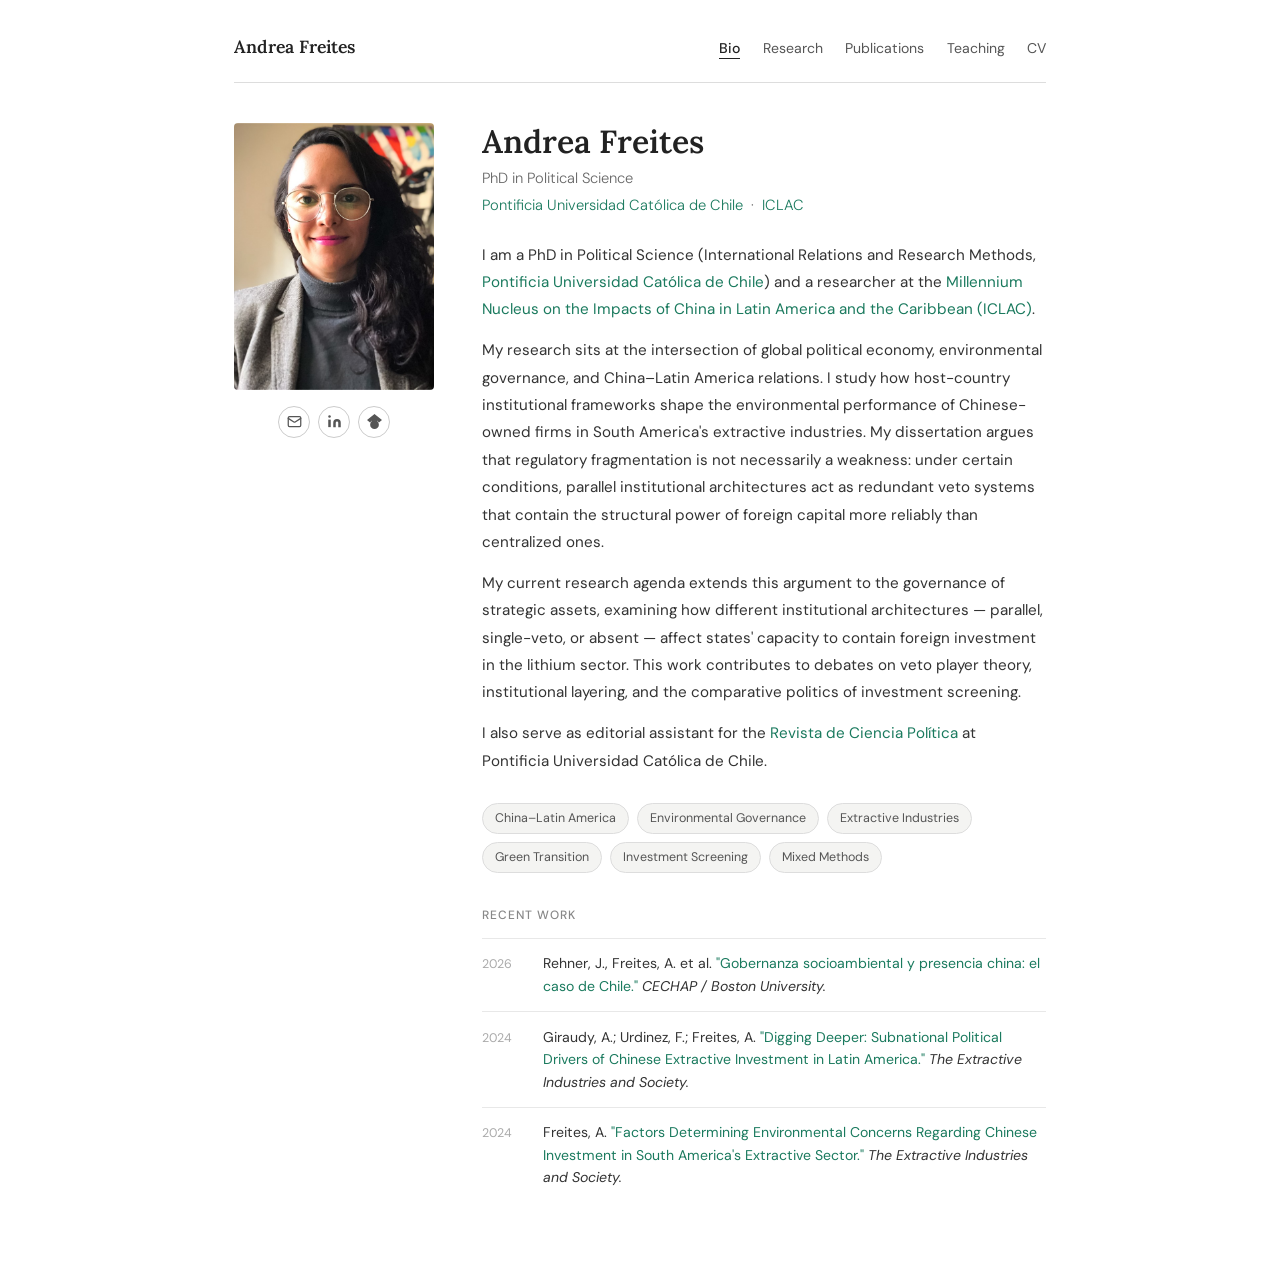
<file: index.html>
<!DOCTYPE html>
<html lang="en">
<head>
  <meta charset="UTF-8">
  <meta name="viewport" content="width=device-width, initial-scale=1.0">
  <title>Andrea Freites</title>
  <link rel="preconnect" href="https://fonts.googleapis.com">
  <link rel="preconnect" href="https://fonts.gstatic.com" crossorigin>
  <link href="https://fonts.googleapis.com/css2?family=Lora:ital,wght@0,400;0,600;1,400&family=DM+Sans:wght@300;400;500&display=swap" rel="stylesheet">
  <style>
    *, *::before, *::after { box-sizing: border-box; margin: 0; padding: 0; }

    body {
      font-family: 'DM Sans', sans-serif;
      font-size: 1rem;
      line-height: 1.7;
      color: #222;
      background: #fff;
    }

    .page-wrap {
      max-width: 860px;
      margin: 0 auto;
      padding: 2rem 1.5rem 4rem;
    }

    nav {
      display: flex;
      align-items: baseline;
      justify-content: space-between;
      padding-bottom: 1.25rem;
      border-bottom: 1px solid #ddd;
      margin-bottom: 2.5rem;
      flex-wrap: wrap;
      gap: 0.75rem;
    }

    .nav-name {
      font-family: 'Lora', serif;
      font-size: 1.1rem;
      font-weight: 600;
      color: #222;
      text-decoration: none;
    }

    .nav-links {
      display: flex;
      gap: 1.4rem;
      font-size: 0.88rem;
      list-style: none;
    }

    .nav-links a { color: #555; text-decoration: none; }
    .nav-links a:hover { color: #222; }
    .nav-links a.active {
      color: #222;
      font-weight: 500;
      border-bottom: 1.5px solid #222;
      padding-bottom: 1px;
    }

    .main-grid {
      display: grid;
      grid-template-columns: 200px 1fr;
      gap: 3rem;
      align-items: start;
    }

    .photo-col img {
      width: 100%;
      aspect-ratio: 3 / 4;
      object-fit: cover;
      border-radius: 4px;
      display: block;
    }

    .photo-icons {
      display: flex;
      gap: 8px;
      justify-content: center;
      margin-top: 1rem;
    }

    .text-col h1 {
      font-family: 'Lora', serif;
      font-size: 2rem;
      font-weight: 600;
      line-height: 1.2;
      margin-bottom: 0.3rem;
      color: #222;
    }

    .subtitle {
      font-size: 0.92rem;
      color: #666;
      font-weight: 300;
      margin-bottom: 0.1rem;
    }

    .institution {
      font-size: 0.92rem;
      color: #666;
      font-weight: 300;
      margin-bottom: 1.5rem;
    }

    .institution a { color: #1a7a5e; text-decoration: none; }
    .institution a:hover { text-decoration: underline; }

    .bio { margin-bottom: 1.75rem; }

    .bio p {
      font-size: 0.95rem;
      line-height: 1.8;
      color: #333;
      margin-bottom: 0.85rem;
    }

    .bio a { color: #1a7a5e; text-decoration: none; }
    .bio a:hover { text-decoration: underline; }

    .tags {
      display: flex;
      flex-wrap: wrap;
      gap: 8px;
      margin-bottom: 2rem;
    }

    .tag {
      font-size: 0.78rem;
      padding: 4px 12px;
      border-radius: 20px;
      background: #f4f4f2;
      color: #555;
      border: 0.5px solid #ddd;
    }

    .recent-label {
      font-size: 0.75rem;
      font-weight: 500;
      text-transform: uppercase;
      letter-spacing: 0.08em;
      color: #888;
      margin-bottom: 0.75rem;
    }

    .news-item {
      display: flex;
      gap: 1rem;
      align-items: baseline;
      padding: 0.85rem 0;
      border-top: 0.5px solid #e8e8e8;
    }

    .news-date {
      font-size: 0.78rem;
      color: #aaa;
      white-space: nowrap;
      min-width: 2.8rem;
    }

    .news-text {
      font-size: 0.88rem;
      line-height: 1.6;
      color: #333;
    }

    .news-text em { font-style: italic; }
    .news-text a { color: #1a7a5e; text-decoration: none; }
    .news-text a:hover { text-decoration: underline; }

    .footer-icon {
      display: inline-flex;
      align-items: center;
      justify-content: center;
      width: 32px;
      height: 32px;
      border-radius: 50%;
      border: 1px solid #ccc;
      color: #555;
      text-decoration: none;
      transition: border-color 0.2s, color 0.2s;
    }

    .footer-icon:hover {
      border-color: #1a7a5e;
      color: #1a7a5e;
    }

    @media (max-width: 620px) {
      .main-grid { grid-template-columns: 1fr; gap: 1.5rem; }
      .photo-col img { width: 140px; aspect-ratio: 1 / 1; border-radius: 50%; }
      .photo-icons { justify-content: flex-start; }
      nav { flex-direction: column; align-items: flex-start; }
    }
  </style>
</head>
<body>
<div class="page-wrap">

  <nav>
    <a href="index.html" class="nav-name">Andrea Freites</a>
    <ul class="nav-links">
      <li><a href="index.html" class="active">Bio</a></li>
      <li><a href="research.html">Research</a></li>
      <li><a href="publications.html">Publications</a></li>
      <li><a href="teaching.html">Teaching</a></li>
      <li><a href="cv.html">CV</a></li>
    </ul>
  </nav>

  <div class="main-grid">

    <div class="photo-col">
      <img src="assets/fotoaf.jpg" alt="Andrea Freites">
      <div class="photo-icons">
        <a href="mailto:apfreites@uc.cl" title="Email" class="footer-icon">
          <svg xmlns="http://www.w3.org/2000/svg" width="15" height="15" viewBox="0 0 24 24" fill="none" stroke="currentColor" stroke-width="2" stroke-linecap="round" stroke-linejoin="round"><rect x="2" y="4" width="20" height="16" rx="2"/><path d="m22 7-8.97 5.7a1.94 1.94 0 0 1-2.06 0L2 7"/></svg>
        </a>
        <a href="https://www.linkedin.com/in/andrea-p-a-freites-h-539843b3/" target="_blank" rel="noopener noreferrer" title="LinkedIn" class="footer-icon">
          <svg xmlns="http://www.w3.org/2000/svg" width="15" height="15" viewBox="0 0 24 24" fill="currentColor"><path d="M16 8a6 6 0 0 1 6 6v7h-4v-7a2 2 0 0 0-2-2 2 2 0 0 0-2 2v7h-4v-7a6 6 0 0 1 6-6z"/><rect x="2" y="9" width="4" height="12"/><circle cx="4" cy="4" r="2"/></svg>
        </a>
        <a href="https://scholar.google.com/citations?user=FX0-ZZYAAAAJ&hl=es" target="_blank" rel="noopener noreferrer" title="Google Scholar" class="footer-icon">
          <svg xmlns="http://www.w3.org/2000/svg" width="15" height="15" viewBox="0 0 24 24" fill="currentColor"><path d="M12 24a7 7 0 1 1 0-14 7 7 0 0 1 0 14zm0-24L0 9.5l4.838 3.94A8 8 0 0 1 12 10a8 8 0 0 1 7.162 3.44L24 9.5z"/></svg>
        </a>
      </div>
    </div>

    <div class="text-col">
      <h1>Andrea Freites</h1>
      <p class="subtitle">PhD in Political Science</p>
      <p class="institution">
        <a href="https://cienciapolitica.uc.cl" target="_blank" rel="noopener noreferrer">Pontificia Universidad Católica de Chile</a>
        &nbsp;·&nbsp;
        <a href="https://iclac.cl/eng/" target="_blank" rel="noopener noreferrer">ICLAC</a>
      </p>

      <div class="bio">
        <p>
          I am a PhD in Political Science (International Relations and Research Methods,
          <a href="https://cienciapolitica.uc.cl" target="_blank" rel="noopener noreferrer">Pontificia Universidad Católica de Chile</a>)
          and a researcher at the
          <a href="https://iclac.cl/eng/" target="_blank" rel="noopener noreferrer">Millennium Nucleus on the Impacts of China
          in Latin America and the Caribbean (ICLAC)</a>.
        </p>
        <p>
          My research sits at the intersection of global political economy, environmental governance,
          and China–Latin America relations. I study how host-country institutional frameworks shape
          the environmental performance of Chinese-owned firms in South America's extractive industries.
          My dissertation argues that regulatory fragmentation is not necessarily a weakness: under
          certain conditions, parallel institutional architectures act as redundant veto systems that
          contain the structural power of foreign capital more reliably than centralized ones.
        </p>
        <p>
          My current research agenda extends this argument to the governance of strategic assets,
          examining how different institutional architectures — parallel, single-veto, or absent —
          affect states' capacity to contain foreign investment in the lithium sector. This work
          contributes to debates on veto player theory, institutional layering, and the comparative
          politics of investment screening.
        </p>
        <p>
          I also serve as editorial assistant for the
          <a href="https://revistacienciapolitica.uc.cl/index.php/rcp/index" target="_blank" rel="noopener noreferrer">Revista de Ciencia Política</a>
          at Pontificia Universidad Católica de Chile.
        </p>
      </div>

      <div class="tags">
        <span class="tag">China–Latin America</span>
        <span class="tag">Environmental Governance</span>
        <span class="tag">Extractive Industries</span>
        <span class="tag">Green Transition</span>
        <span class="tag">Investment Screening</span>
        <span class="tag">Mixed Methods</span>
      </div>

      <p class="recent-label">Recent work</p>

      <div class="news-item">
        <span class="news-date">2026</span>
        <span class="news-text">
          Rehner, J., Freites, A. et al.
          <a href="https://cechap.up.edu.pe/en/review/latin-america-china-and-a-just-energy-transition-working-paper-series/" target="_blank" rel="noopener noreferrer">"Gobernanza socioambiental y presencia china: el caso de Chile."</a>
          <em>CECHAP / Boston University.</em>
        </span>
      </div>

      <div class="news-item">
        <span class="news-date">2024</span>
        <span class="news-text">
          Giraudy, A.; Urdinez, F.; Freites, A.
          <a href="https://www.sciencedirect.com/science/article/pii/S2214790X24001515" target="_blank" rel="noopener noreferrer">"Digging Deeper: Subnational Political Drivers of Chinese Extractive Investment in Latin America."</a>
          <em>The Extractive Industries and Society.</em>
        </span>
      </div>

      <div class="news-item">
        <span class="news-date">2024</span>
        <span class="news-text">
          Freites, A.
          <a href="https://www.sciencedirect.com/science/article/pii/S2214790X24001035" target="_blank" rel="noopener noreferrer">"Factors Determining Environmental Concerns Regarding Chinese Investment in South America's Extractive Sector."</a>
          <em>The Extractive Industries and Society.</em>
        </span>
      </div>

    </div>
  </div>

</div>
</body>
</html>
</file>
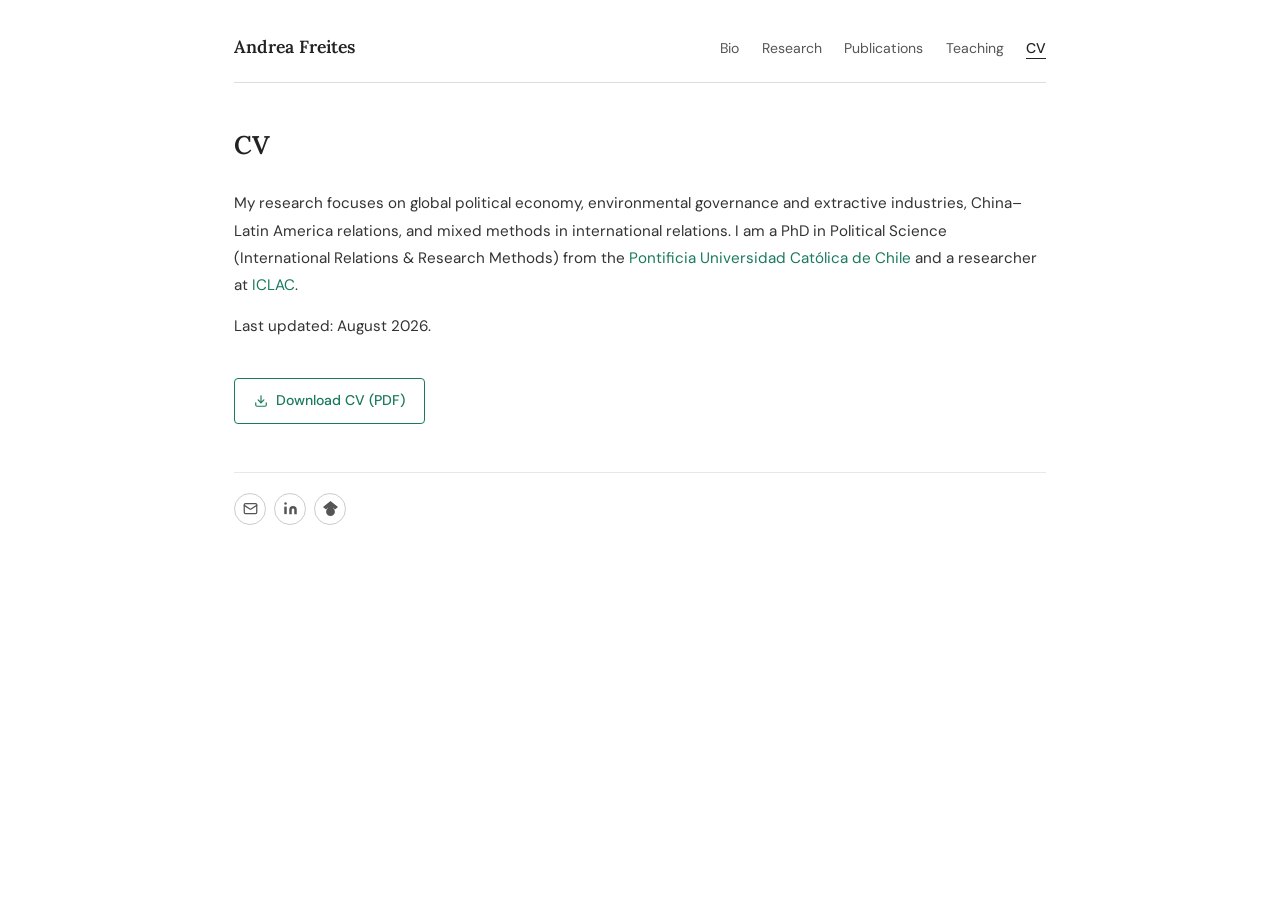
<file: cv.html>
<!DOCTYPE html>
<html lang="en">
<head>
  <meta charset="UTF-8">
  <meta name="viewport" content="width=device-width, initial-scale=1.0">
  <title>CV – Andrea Freites</title>
  <link rel="preconnect" href="https://fonts.googleapis.com">
  <link rel="preconnect" href="https://fonts.gstatic.com" crossorigin>
  <link href="https://fonts.googleapis.com/css2?family=Lora:ital,wght@0,400;0,600;1,400&family=DM+Sans:wght@300;400;500&display=swap" rel="stylesheet">
  <style>
    *, *::before, *::after { box-sizing: border-box; margin: 0; padding: 0; }
    body { font-family: 'DM Sans', sans-serif; font-size: 1rem; line-height: 1.7; color: #222; background: #fff; }
    .page-wrap { max-width: 860px; margin: 0 auto; padding: 2rem 1.5rem 4rem; }
    nav { display: flex; align-items: baseline; justify-content: space-between; padding-bottom: 1.25rem; border-bottom: 1px solid #ddd; margin-bottom: 2.5rem; flex-wrap: wrap; gap: 0.75rem; }
    .nav-name { font-family: 'Lora', serif; font-size: 1.1rem; font-weight: 600; color: #222; text-decoration: none; }
    .nav-links { display: flex; gap: 1.4rem; font-size: 0.88rem; list-style: none; }
    .nav-links a { color: #555; text-decoration: none; }
    .nav-links a:hover { color: #222; }
    .nav-links a.active { color: #222; font-weight: 500; border-bottom: 1.5px solid #222; padding-bottom: 1px; }
    h1 { font-family: 'Lora', serif; font-size: 1.6rem; font-weight: 600; margin-bottom: 1.5rem; color: #222; }
    p { font-size: 0.95rem; line-height: 1.8; color: #333; margin-bottom: 0.85rem; }
    a { color: #1a7a5e; text-decoration: none; }
    a:hover { text-decoration: underline; }
    .cv-download {
      display: inline-flex;
      align-items: center;
      gap: 0.5rem;
      margin-top: 1.5rem;
      padding: 0.6rem 1.2rem;
      border: 1.5px solid #1a7a5e;
      border-radius: 4px;
      color: #1a7a5e;
      font-size: 0.88rem;
      font-family: 'DM Sans', sans-serif;
      font-weight: 500;
      text-decoration: none;
      transition: background 0.2s, color 0.2s;
    }
    .cv-download:hover {
      background: #1a7a5e;
      color: #fff;
      text-decoration: none;
    }
    .footer-icons { display: flex; gap: 8px; margin-top: 3rem; padding-top: 1.25rem; border-top: 0.5px solid #e8e8e8; }
    .footer-icon { display: inline-flex; align-items: center; justify-content: center; width: 32px; height: 32px; border-radius: 50%; border: 1px solid #ccc; color: #555; text-decoration: none; transition: border-color 0.2s, color 0.2s; }
    .footer-icon:hover { border-color: #1a7a5e; color: #1a7a5e; }
    @media (max-width: 620px) { nav { flex-direction: column; align-items: flex-start; } }
  </style>
</head>
<body>
<div class="page-wrap">

  <nav>
    <a href="index.html" class="nav-name">Andrea Freites</a>
    <ul class="nav-links">
      <li><a href="index.html">Bio</a></li>
      <li><a href="research.html">Research</a></li>
      <li><a href="publications.html">Publications</a></li>
      <li><a href="teaching.html">Teaching</a></li>
      <li><a href="cv.html" class="active">CV</a></li>
    </ul>
  </nav>

  <h1>CV</h1>

  <p>
    My research focuses on global political economy, environmental governance and extractive industries,
    China–Latin America relations, and mixed methods in international relations.
    I am a PhD in Political Science (International Relations &amp; Research Methods)
    from the <a href="https://cienciapolitica.uc.cl" target="_blank" rel="noopener noreferrer">Pontificia Universidad Católica de Chile</a>
    and a researcher at <a href="https://iclac.cl/eng/" target="_blank" rel="noopener noreferrer">ICLAC</a>.
  </p>

  <p>Last updated: August 2026.</p>

  <a href="assets/FreitesA_cv.pdf" target="_blank" rel="noopener noreferrer" class="cv-download">
    <svg xmlns="http://www.w3.org/2000/svg" width="14" height="14" viewBox="0 0 24 24" fill="none" stroke="currentColor" stroke-width="2" stroke-linecap="round" stroke-linejoin="round"><path d="M21 15v4a2 2 0 0 1-2 2H5a2 2 0 0 1-2-2v-4"/><polyline points="7 10 12 15 17 10"/><line x1="12" y1="15" x2="12" y2="3"/></svg>
    Download CV (PDF)
  </a>

  <div class="footer-icons">
    <a href="mailto:apfreites@uc.cl" title="Email" class="footer-icon">
      <svg xmlns="http://www.w3.org/2000/svg" width="15" height="15" viewBox="0 0 24 24" fill="none" stroke="currentColor" stroke-width="2" stroke-linecap="round" stroke-linejoin="round"><rect x="2" y="4" width="20" height="16" rx="2"/><path d="m22 7-8.97 5.7a1.94 1.94 0 0 1-2.06 0L2 7"/></svg>
    </a>
    <a href="https://www.linkedin.com/in/andrea-p-a-freites-h-539843b3/" target="_blank" rel="noopener noreferrer" title="LinkedIn" class="footer-icon">
      <svg xmlns="http://www.w3.org/2000/svg" width="15" height="15" viewBox="0 0 24 24" fill="currentColor"><path d="M16 8a6 6 0 0 1 6 6v7h-4v-7a2 2 0 0 0-2-2 2 2 0 0 0-2 2v7h-4v-7a6 6 0 0 1 6-6z"/><rect x="2" y="9" width="4" height="12"/><circle cx="4" cy="4" r="2"/></svg>
    </a>
    <a href="https://scholar.google.com/citations?user=FX0-ZZYAAAAJ&hl=es" target="_blank" rel="noopener noreferrer" title="Google Scholar" class="footer-icon">
      <svg xmlns="http://www.w3.org/2000/svg" width="15" height="15" viewBox="0 0 24 24" fill="currentColor"><path d="M12 24a7 7 0 1 1 0-14 7 7 0 0 1 0 14zm0-24L0 9.5l4.838 3.94A8 8 0 0 1 12 10a8 8 0 0 1 7.162 3.44L24 9.5z"/></svg>
    </a>
  </div>

</div>
</body>
</html>
</file>
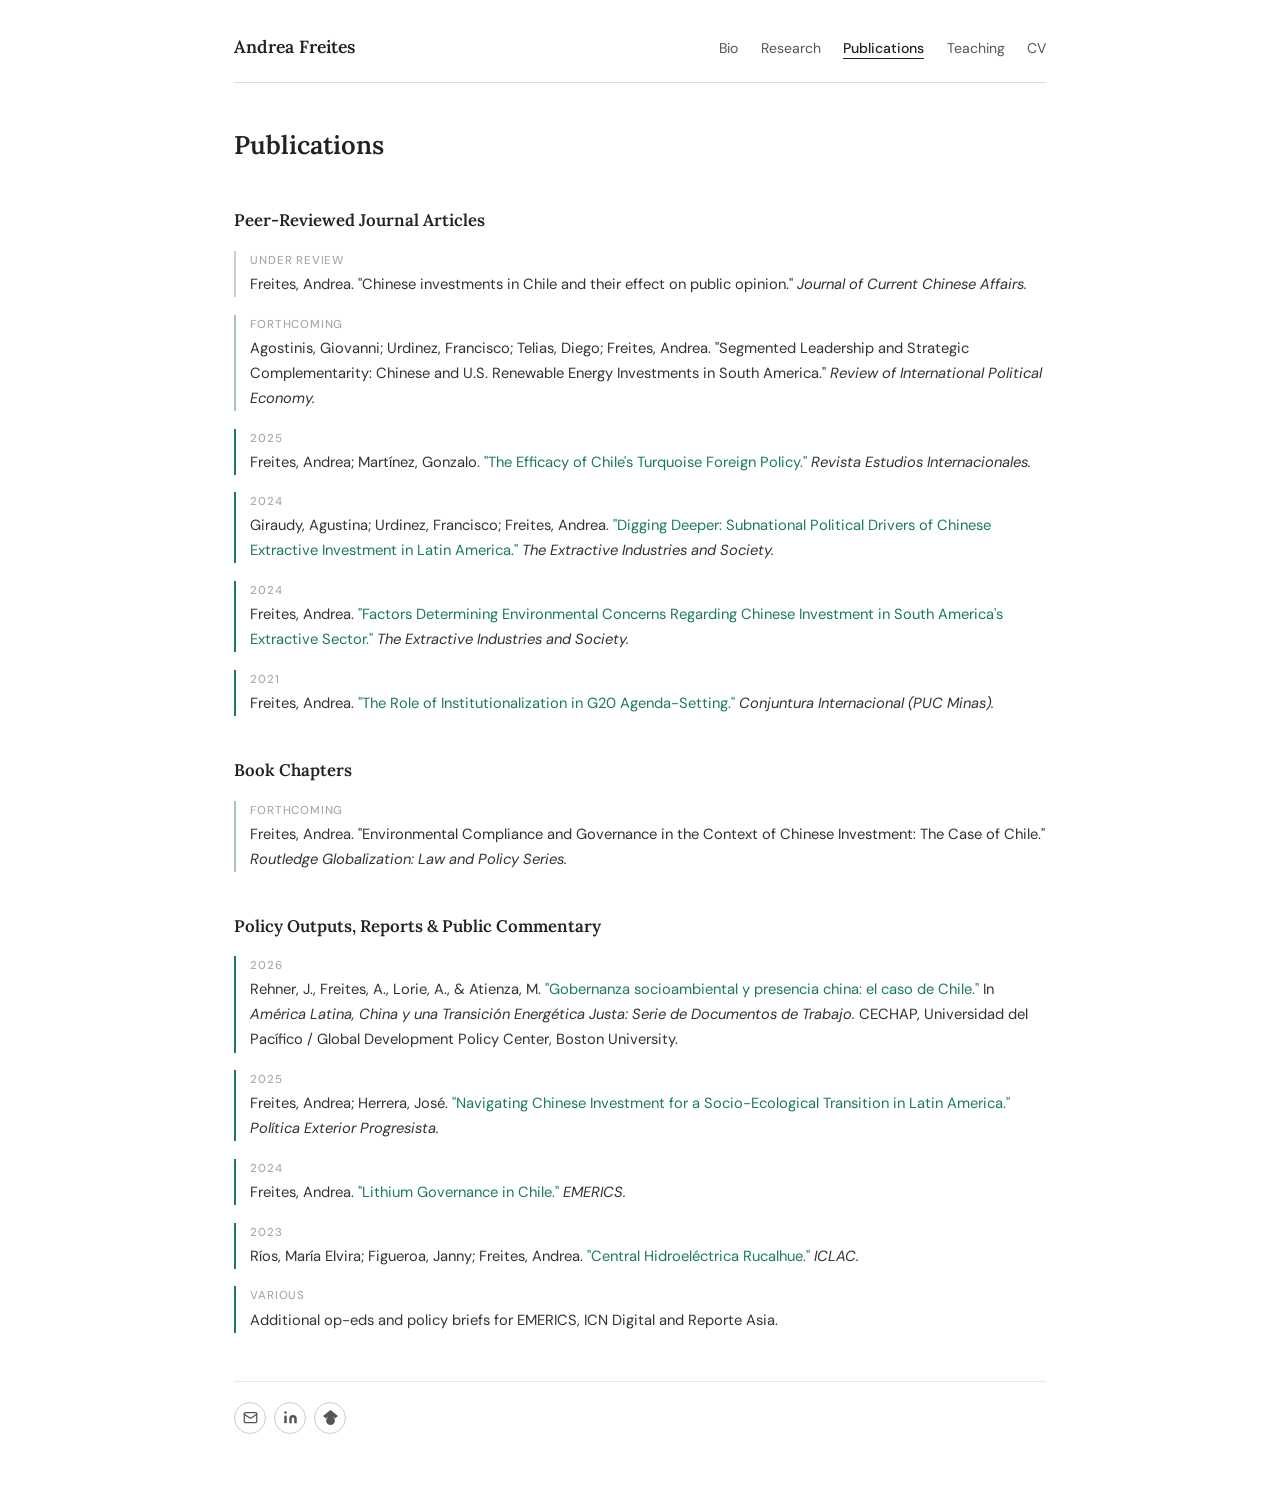
<file: publications.html>
<!DOCTYPE html>
<html lang="en">
<head>
  <meta charset="UTF-8">
  <meta name="viewport" content="width=device-width, initial-scale=1.0">
  <title>Publications – Andrea Freites</title>
  <link rel="preconnect" href="https://fonts.googleapis.com">
  <link rel="preconnect" href="https://fonts.gstatic.com" crossorigin>
  <link href="https://fonts.googleapis.com/css2?family=Lora:ital,wght@0,400;0,600;1,400&family=DM+Sans:wght@300;400;500&display=swap" rel="stylesheet">
  <style>
    *, *::before, *::after { box-sizing: border-box; margin: 0; padding: 0; }
    body { font-family: 'DM Sans', sans-serif; font-size: 1rem; line-height: 1.7; color: #222; background: #fff; }
    .page-wrap { max-width: 860px; margin: 0 auto; padding: 2rem 1.5rem 4rem; }
    nav { display: flex; align-items: baseline; justify-content: space-between; padding-bottom: 1.25rem; border-bottom: 1px solid #ddd; margin-bottom: 2.5rem; flex-wrap: wrap; gap: 0.75rem; }
    .nav-name { font-family: 'Lora', serif; font-size: 1.1rem; font-weight: 600; color: #222; text-decoration: none; }
    .nav-links { display: flex; gap: 1.4rem; font-size: 0.88rem; list-style: none; }
    .nav-links a { color: #555; text-decoration: none; }
    .nav-links a:hover { color: #222; }
    .nav-links a.active { color: #222; font-weight: 500; border-bottom: 1.5px solid #222; padding-bottom: 1px; }
    h1 { font-family: 'Lora', serif; font-size: 1.6rem; font-weight: 600; margin-bottom: 1.75rem; color: #222; }
    h2 { font-family: 'Lora', serif; font-size: 1.05rem; font-weight: 600; margin: 2.5rem 0 1rem; color: #222; }
    a { color: #1a7a5e; text-decoration: none; }
    a:hover { text-decoration: underline; }
    .section { margin-bottom: 1rem; }
    .pub-item { margin-bottom: 1.1rem; padding-left: 0.9rem; border-left: 2px solid #e0e0e0; }
    .pub-item.published { border-left-color: #1a7a5e; }
    .pub-item.under-review { border-left-color: #ccc; }
    .pub-item.forthcoming { border-left-color: #a8c5b8; }
    .pub-status { font-size: 0.72rem; font-weight: 500; text-transform: uppercase; letter-spacing: 0.07em; color: #aaa; margin-bottom: 0.1rem; }
    .pub-text { font-size: 0.92rem; line-height: 1.7; color: #333; }
    .pub-text em { font-style: italic; }
    .footer-icons { display: flex; gap: 8px; margin-top: 3rem; padding-top: 1.25rem; border-top: 0.5px solid #e8e8e8; }
    .footer-icon { display: inline-flex; align-items: center; justify-content: center; width: 32px; height: 32px; border-radius: 50%; border: 1px solid #ccc; color: #555; text-decoration: none; transition: border-color 0.2s, color 0.2s; }
    .footer-icon:hover { border-color: #1a7a5e; color: #1a7a5e; }
    @media (max-width: 620px) { nav { flex-direction: column; align-items: flex-start; } }
  </style>
</head>
<body>
<div class="page-wrap">

  <nav>
    <a href="index.html" class="nav-name">Andrea Freites</a>
    <ul class="nav-links">
      <li><a href="index.html">Bio</a></li>
      <li><a href="research.html">Research</a></li>
      <li><a href="publications.html" class="active">Publications</a></li>
      <li><a href="teaching.html">Teaching</a></li>
      <li><a href="cv.html">CV</a></li>
    </ul>
  </nav>

  <h1>Publications</h1>

  <div class="section">
    <h2>Peer-Reviewed Journal Articles</h2>

    <div class="pub-item under-review">
      <p class="pub-status">Under Review</p>
      <p class="pub-text">Freites, Andrea. "Chinese investments in Chile and their effect on public opinion." <em>Journal of Current Chinese Affairs.</em></p>
    </div>
    <div class="pub-item forthcoming">
      <p class="pub-status">Forthcoming</p>
      <p class="pub-text">Agostinis, Giovanni; Urdinez, Francisco; Telias, Diego; Freites, Andrea. "Segmented Leadership and Strategic Complementarity: Chinese and U.S. Renewable Energy Investments in South America." <em>Review of International Political Economy.</em></p>
    </div>
    <div class="pub-item published">
      <p class="pub-status">2025</p>
      <p class="pub-text">Freites, Andrea; Martínez, Gonzalo. <a href="https://revistaei.uchile.cl/index.php/REI/article/view/79647/80233" target="_blank" rel="noopener noreferrer">"The Efficacy of Chile's Turquoise Foreign Policy."</a> <em>Revista Estudios Internacionales.</em></p>
    </div>
    <div class="pub-item published">
      <p class="pub-status">2024</p>
      <p class="pub-text">Giraudy, Agustina; Urdinez, Francisco; Freites, Andrea. <a href="https://www.sciencedirect.com/science/article/pii/S2214790X24001515" target="_blank" rel="noopener noreferrer">"Digging Deeper: Subnational Political Drivers of Chinese Extractive Investment in Latin America."</a> <em>The Extractive Industries and Society.</em></p>
    </div>
    <div class="pub-item published">
      <p class="pub-status">2024</p>
      <p class="pub-text">Freites, Andrea. <a href="https://www.sciencedirect.com/science/article/pii/S2214790X24001035" target="_blank" rel="noopener noreferrer">"Factors Determining Environmental Concerns Regarding Chinese Investment in South America's Extractive Sector."</a> <em>The Extractive Industries and Society.</em></p>
    </div>
    <div class="pub-item published">
      <p class="pub-status">2021</p>
      <p class="pub-text">Freites, Andrea. <a href="https://periodicos.pucminas.br/index.php/conjuntura/article/download" target="_blank" rel="noopener noreferrer">"The Role of Institutionalization in G20 Agenda-Setting."</a> <em>Conjuntura Internacional (PUC Minas).</em></p>
    </div>
  </div>

  <div class="section">
    <h2>Book Chapters</h2>
    <div class="pub-item forthcoming">
      <p class="pub-status">Forthcoming</p>
      <p class="pub-text">Freites, Andrea. "Environmental Compliance and Governance in the Context of Chinese Investment: The Case of Chile." <em>Routledge Globalization: Law and Policy Series.</em></p>
    </div>
  </div>

  <div class="section">
    <h2>Policy Outputs, Reports &amp; Public Commentary</h2>
    <div class="pub-item published">
      <p class="pub-status">2026</p>
      <p class="pub-text">Rehner, J., Freites, A., Lorie, A., &amp; Atienza, M. <a href="https://cechap.up.edu.pe/publicacion/gobernanza-socioambiental-y-presencia-china-el-caso-de-chile/" target="_blank" rel="noopener noreferrer">"Gobernanza socioambiental y presencia china: el caso de Chile."</a> In <em>América Latina, China y una Transición Energética Justa: Serie de Documentos de Trabajo.</em> CECHAP, Universidad del Pacífico / Global Development Policy Center, Boston University.</p>
    </div>
    <div class="pub-item published">
      <p class="pub-status">2025</p>
      <p class="pub-text">Freites, Andrea; Herrera, José. <a href="https://exteriorprogresista.com/policy-brief-2-como-navegar-la-inversion-china-para-la-transicion-socioecologica-en-america-latina/" target="_blank" rel="noopener noreferrer">"Navigating Chinese Investment for a Socio-Ecological Transition in Latin America."</a> <em>Política Exterior Progresista.</em></p>
    </div>
    <div class="pub-item published">
      <p class="pub-status">2024</p>
      <p class="pub-text">Freites, Andrea. <a href="https://www.emerics.org/issueFileDownload" target="_blank" rel="noopener noreferrer">"Lithium Governance in Chile."</a> <em>EMERICS.</em></p>
    </div>
    <div class="pub-item published">
      <p class="pub-status">2023</p>
      <p class="pub-text">Ríos, María Elvira; Figueroa, Janny; Freites, Andrea. <a href="https://iclac.cl/publicaciones/policy-briefs/central-hidroelectrica-rucalhue-region-del-biobio/" target="_blank" rel="noopener noreferrer">"Central Hidroeléctrica Rucalhue."</a> <em>ICLAC.</em></p>
    </div>
    <div class="pub-item published">
      <p class="pub-status">Various</p>
      <p class="pub-text">Additional op-eds and policy briefs for EMERICS, ICN Digital and Reporte Asia.</p>
    </div>
  </div>

  <div class="footer-icons">
    <a href="mailto:apfreites@uc.cl" title="Email" class="footer-icon">
      <svg xmlns="http://www.w3.org/2000/svg" width="15" height="15" viewBox="0 0 24 24" fill="none" stroke="currentColor" stroke-width="2" stroke-linecap="round" stroke-linejoin="round"><rect x="2" y="4" width="20" height="16" rx="2"/><path d="m22 7-8.97 5.7a1.94 1.94 0 0 1-2.06 0L2 7"/></svg>
    </a>
    <a href="https://www.linkedin.com/in/andrea-p-a-freites-h-539843b3/" target="_blank" rel="noopener noreferrer" title="LinkedIn" class="footer-icon">
      <svg xmlns="http://www.w3.org/2000/svg" width="15" height="15" viewBox="0 0 24 24" fill="currentColor"><path d="M16 8a6 6 0 0 1 6 6v7h-4v-7a2 2 0 0 0-2-2 2 2 0 0 0-2 2v7h-4v-7a6 6 0 0 1 6-6z"/><rect x="2" y="9" width="4" height="12"/><circle cx="4" cy="4" r="2"/></svg>
    </a>
    <a href="https://scholar.google.com/citations?user=FX0-ZZYAAAAJ&hl=es" target="_blank" rel="noopener noreferrer" title="Google Scholar" class="footer-icon">
      <svg xmlns="http://www.w3.org/2000/svg" width="15" height="15" viewBox="0 0 24 24" fill="currentColor"><path d="M12 24a7 7 0 1 1 0-14 7 7 0 0 1 0 14zm0-24L0 9.5l4.838 3.94A8 8 0 0 1 12 10a8 8 0 0 1 7.162 3.44L24 9.5z"/></svg>
    </a>
  </div>

</div>
</body>
</html>
</file>
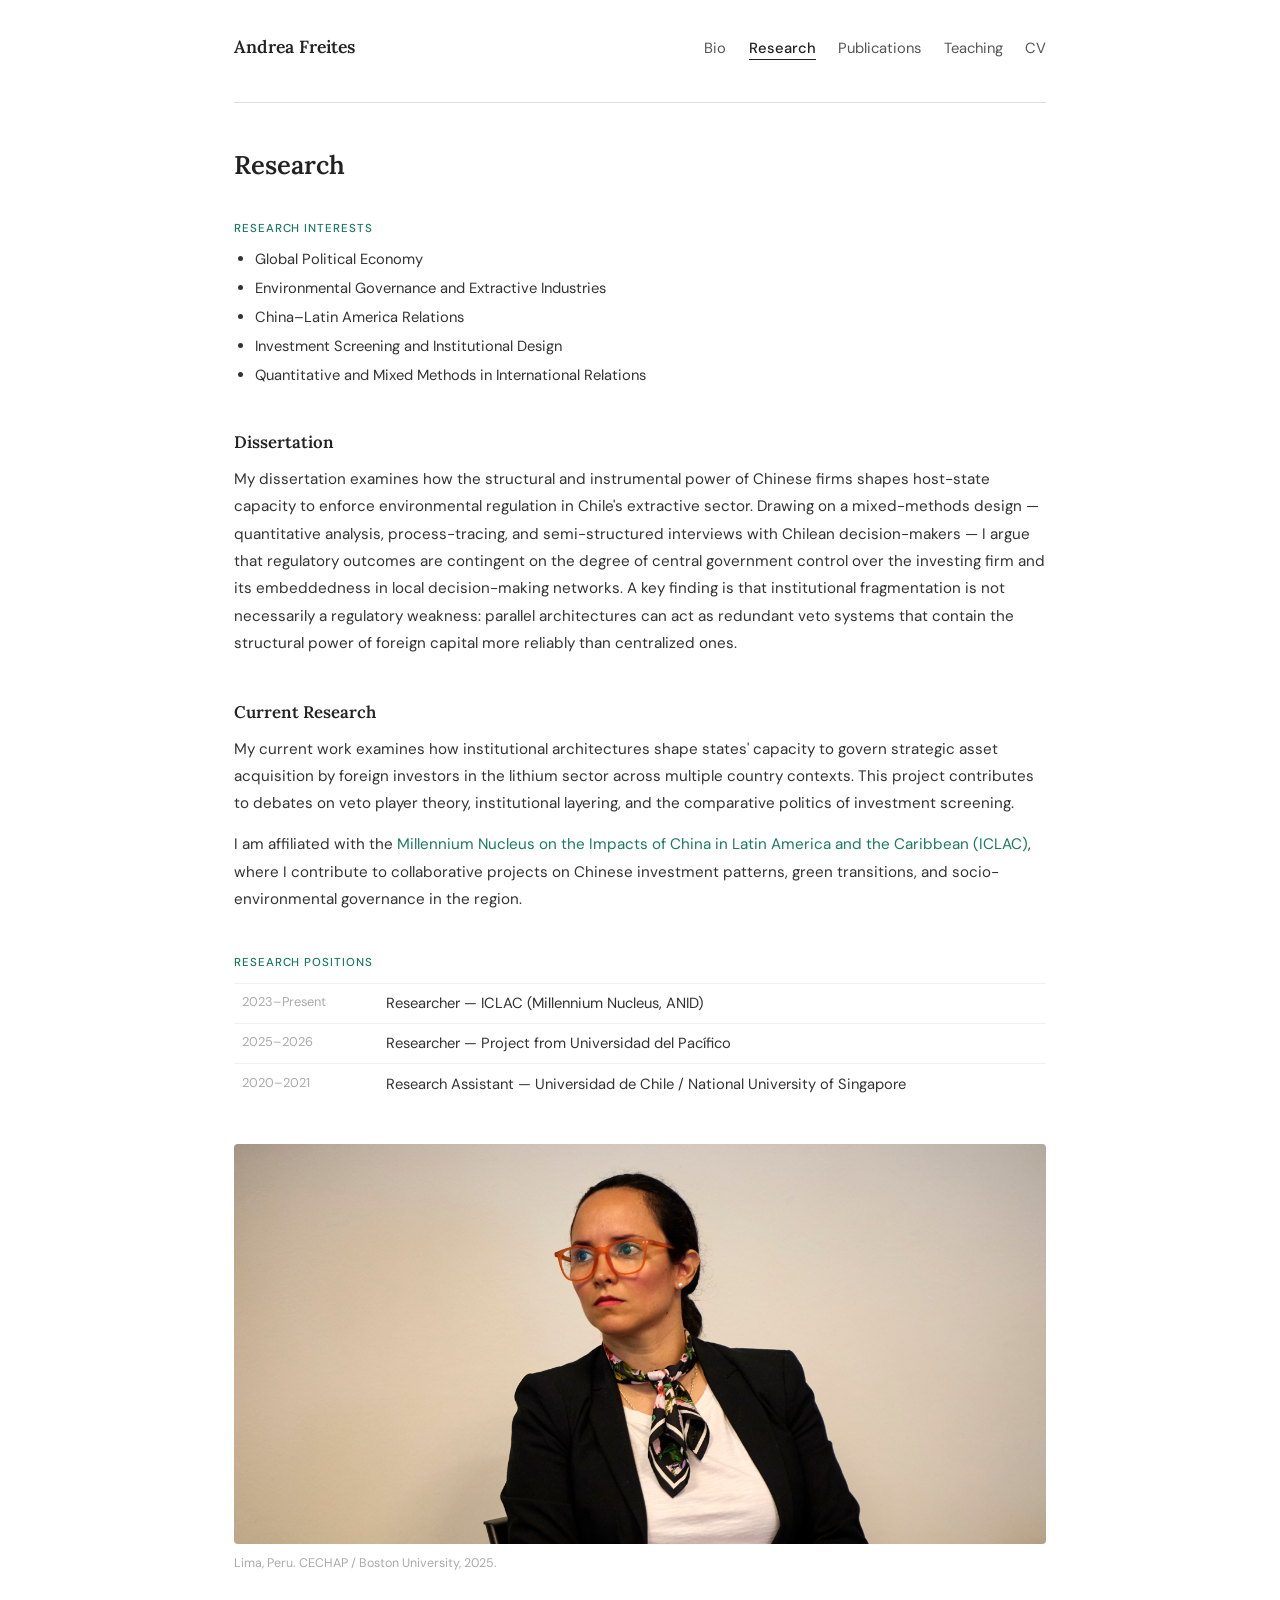
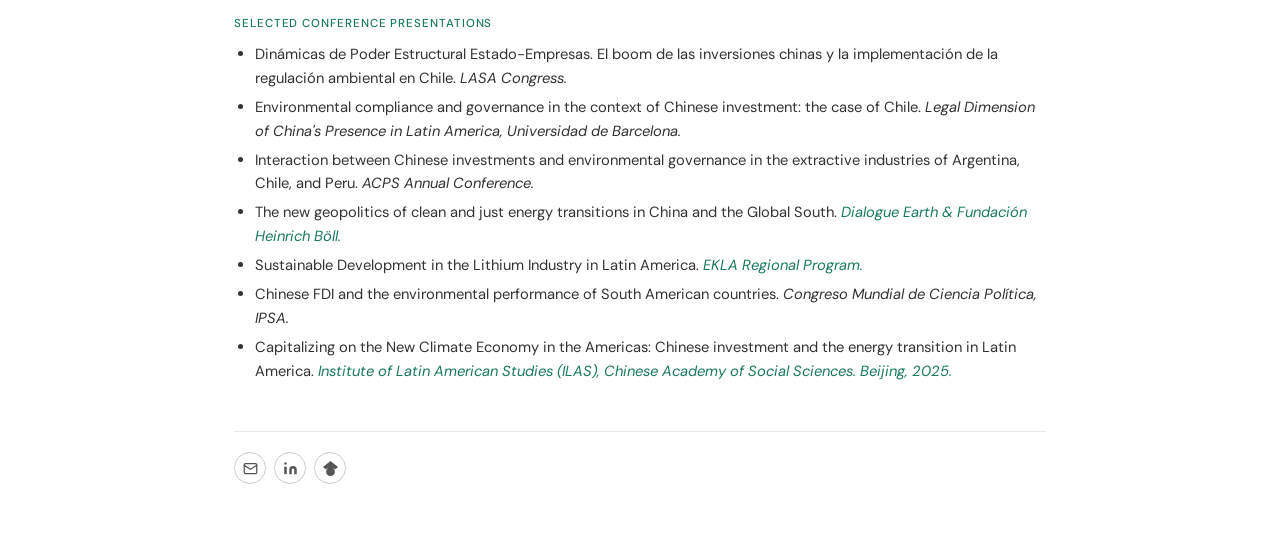
<file: research.html>
<!DOCTYPE html>
<html lang="en">
<head>
  <meta charset="UTF-8">
  <meta name="viewport" content="width=device-width, initial-scale=1.0">
  <title>Research – Andrea Freites</title>
  <link rel="preconnect" href="https://fonts.googleapis.com">
  <link rel="preconnect" href="https://fonts.gstatic.com" crossorigin>
  <link href="https://fonts.googleapis.com/css2?family=Lora:ital,wght@0,400;0,600;1,400&family=DM+Sans:wght@300;400;500&display=swap" rel="stylesheet">
  <style>
    *, *::before, *::after { box-sizing: border-box; margin: 0; padding: 0; }
    body { font-family: 'DM Sans', sans-serif; font-size: 1rem; line-height: 1.7; color: #222; background: #fff; }
    .page-wrap { max-width: 860px; margin: 0 auto; padding: 2rem 1.5rem 4rem; }
    nav { display: flex; align-items: baseline; justify-content: space-between; padding-bottom: 1.25rem; border-bottom: 1px solid #ddd; margin-bottom: 2.5rem; flex-wrap: wrap; gap: 0.75rem; }
    .nav-name { font-family: 'Lora', serif; font-size: 1.1rem; font-weight: 600; color: #222; text-decoration: none; }
    .nav-links { display: flex; gap: 1.4rem; font-size: 0.88rem; list-style: none; }
    .nav-links a { color: #555; text-decoration: none; }
    .nav-links a:hover { color: #222; }
    .nav-links a.active { color: #222; font-weight: 500; border-bottom: 1.5px solid #222; padding-bottom: 1px; }
    h1 { font-family: 'Lora', serif; font-size: 1.6rem; font-weight: 600; margin-bottom: 1.75rem; color: #222; }
    h2 { font-family: 'Lora', serif; font-size: 1.05rem; font-weight: 600; margin: 2rem 0 0.6rem; color: #222; }
    h3 { font-family: 'DM Sans', sans-serif; font-size: 0.72rem; font-weight: 500; text-transform: uppercase; letter-spacing: 0.08em; color: #1a7a5e; margin: 2rem 0 0.6rem; }
    p { font-size: 0.95rem; line-height: 1.8; color: #333; margin-bottom: 0.85rem; }
    a { color: #1a7a5e; text-decoration: none; }
    a:hover { text-decoration: underline; }
    ul { padding-left: 1.3rem; margin-bottom: 1rem; }
    li { font-size: 0.92rem; color: #333; margin-bottom: 0.35rem; line-height: 1.6; }
    .section { margin-bottom: 2.5rem; }
    table { width: 100%; border-collapse: collapse; }
    td { padding: 0.45rem 0.5rem; vertical-align: top; font-size: 0.92rem; color: #333; border-top: 0.5px solid #f0f0f0; }
    td:first-child { white-space: nowrap; color: #aaa; font-size: 0.8rem; width: 9rem; padding-right: 1rem; }
    .footer-icons { display: flex; gap: 8px; margin-top: 3rem; padding-top: 1.25rem; border-top: 0.5px solid #e8e8e8; }
    .footer-icon { display: inline-flex; align-items: center; justify-content: center; width: 32px; height: 32px; border-radius: 50%; border: 1px solid #ccc; color: #555; text-decoration: none; transition: border-color 0.2s, color 0.2s; }
    .footer-icon:hover { border-color: #1a7a5e; color: #1a7a5e; }
    @media (max-width: 620px) { nav { flex-direction: column; align-items: flex-start; } td:first-child { width: 6rem; } }
  </style>
</head>
<body>
<div class="page-wrap">

  <nav>
    <a href="index.html" class="nav-name">Andrea Freites</a>
    <ul class="nav-links">
      <li><a href="index.html">Bio</a></li>
      <li><a href="research.html" class="active">Research</a></li>
      <li><a href="publications.html">Publications</a></li>
      <li><a href="teaching.html">Teaching</a></li>
      <li><a href="cv.html">CV</a></li>
    </ul>
  </nav>

  <h1>Research</h1>

  <div class="section">
    <h3>Research Interests</h3>
    <ul>
      <li>Global Political Economy</li>
      <li>Environmental Governance and Extractive Industries</li>
      <li>China–Latin America Relations</li>
      <li>Investment Screening and Institutional Design</li>
      <li>Quantitative and Mixed Methods in International Relations</li>
    </ul>
  </div>

  <div class="section">
    <h2>Dissertation</h2>
    <p>
      My dissertation examines how the structural and instrumental power of Chinese firms shapes
      host-state capacity to enforce environmental regulation in Chile's extractive sector.
      Drawing on a mixed-methods design — quantitative analysis, process-tracing, and semi-structured
      interviews with Chilean decision-makers — I argue that regulatory outcomes are contingent on
      the degree of central government control over the investing firm and its embeddedness in local
      decision-making networks. A key finding is that institutional fragmentation is not necessarily
      a regulatory weakness: parallel architectures can act as redundant veto systems that contain
      the structural power of foreign capital more reliably than centralized ones.
    </p>
  </div>

  <div class="section">
    <h2>Current Research</h2>
    <p>
      My current work examines how institutional architectures shape states' capacity to govern
      strategic asset acquisition by foreign investors in the lithium sector across multiple country
      contexts. This project contributes to debates on veto player theory, institutional layering,
      and the comparative politics of investment screening.
    </p>
    <p>
      I am affiliated with the
      <a href="https://iclac.cl/eng/" target="_blank" rel="noopener noreferrer">Millennium Nucleus on the Impacts of China in Latin America and the Caribbean (ICLAC)</a>,
      where I contribute to collaborative projects on Chinese investment patterns, green transitions,
      and socio-environmental governance in the region.
    </p>
  </div>

  <div class="section">
    <h3>Research Positions</h3>
    <table>
      <tr><td>2023–Present</td><td>Researcher — ICLAC (Millennium Nucleus, ANID)</td></tr>
      <tr><td>2025–2026</td><td>Researcher — Project from Universidad del Pacífico</td></tr>
      <tr><td>2020–2021</td><td>Research Assistant — Universidad de Chile / National University of Singapore</td></tr>
    </table>
  </div>

  <div class="section">
    <img
      src="assets/GVG_5931.jpg"
      alt="Andrea Freites at a conference"
      style="width:100%; max-height:400px; object-fit:cover; object-position:center top; border-radius:4px; display:block; margin-bottom:0.5rem;"
    >
    <p style="font-size:0.78rem; color:#aaa; margin-bottom:0;">Lima, Peru. CECHAP / Boston University, 2025.</p>
  </div>

  <div class="section">
    <h3>Selected Conference Presentations</h3>
    <ul>
      <li>Dinámicas de Poder Estructural Estado-Empresas. El boom de las inversiones chinas y la implementación de la regulación ambiental en Chile. <em>LASA Congress.</em></li>
      <li>Environmental compliance and governance in the context of Chinese investment: the case of Chile. <em>Legal Dimension of China's Presence in Latin America, Universidad de Barcelona.</em></li>
      <li>Interaction between Chinese investments and environmental governance in the extractive industries of Argentina, Chile, and Peru. <em>ACPS Annual Conference.</em></li>
      <li>The new geopolitics of clean and just energy transitions in China and the Global South. <em><a href="https://iclac.cl/noticias/andrea-freites-tesista-iclac-participa-de-taller-internacional-sobre-geopolitica-y-transicion-energetica/" target="_blank" rel="noopener noreferrer">Dialogue Earth &amp; Fundación Heinrich Böll.</a></em></li>
      <li>Sustainable Development in the Lithium Industry in Latin America. <em><a href="https://iclac.cl/noticias/andrea-freites-estudiante-de-doctorado-iclac-participa-de-encuentro-organizado-por-la-fundacion-konrad-adenauer/" target="_blank" rel="noopener noreferrer">EKLA Regional Program.</a></em></li>
      <li>Chinese FDI and the environmental performance of South American countries. <em>Congreso Mundial de Ciencia Política, IPSA.</em></li>
      <li>Capitalizing on the New Climate Economy in the Americas: Chinese investment and the energy transition in Latin America. <em><a href="https://iclac.cl/noticias/america-latina-y-china-iclac-fortalece-la-cooperacion-academica-para-una-transicion-energetica-sostenible/" target="_blank" rel="noopener noreferrer">Institute of Latin American Studies (ILAS), Chinese Academy of Social Sciences. Beijing, 2025.</a></em></li>
    </ul>
  </div>

  <div class="footer-icons">
    <a href="mailto:apfreites@uc.cl" title="Email" class="footer-icon">
      <svg xmlns="http://www.w3.org/2000/svg" width="15" height="15" viewBox="0 0 24 24" fill="none" stroke="currentColor" stroke-width="2" stroke-linecap="round" stroke-linejoin="round"><rect x="2" y="4" width="20" height="16" rx="2"/><path d="m22 7-8.97 5.7a1.94 1.94 0 0 1-2.06 0L2 7"/></svg>
    </a>
    <a href="https://www.linkedin.com/in/andrea-p-a-freites-h-539843b3/" target="_blank" rel="noopener noreferrer" title="LinkedIn" class="footer-icon">
      <svg xmlns="http://www.w3.org/2000/svg" width="15" height="15" viewBox="0 0 24 24" fill="currentColor"><path d="M16 8a6 6 0 0 1 6 6v7h-4v-7a2 2 0 0 0-2-2 2 2 0 0 0-2 2v7h-4v-7a6 6 0 0 1 6-6z"/><rect x="2" y="9" width="4" height="12"/><circle cx="4" cy="4" r="2"/></svg>
    </a>
    <a href="https://scholar.google.com/citations?user=FX0-ZZYAAAAJ&hl=es" target="_blank" rel="noopener noreferrer" title="Google Scholar" class="footer-icon">
      <svg xmlns="http://www.w3.org/2000/svg" width="15" height="15" viewBox="0 0 24 24" fill="currentColor"><path d="M12 24a7 7 0 1 1 0-14 7 7 0 0 1 0 14zm0-24L0 9.5l4.838 3.94A8 8 0 0 1 12 10a8 8 0 0 1 7.162 3.44L24 9.5z"/></svg>
    </a>
  </div>

</div>
</body>
</html>
</file>
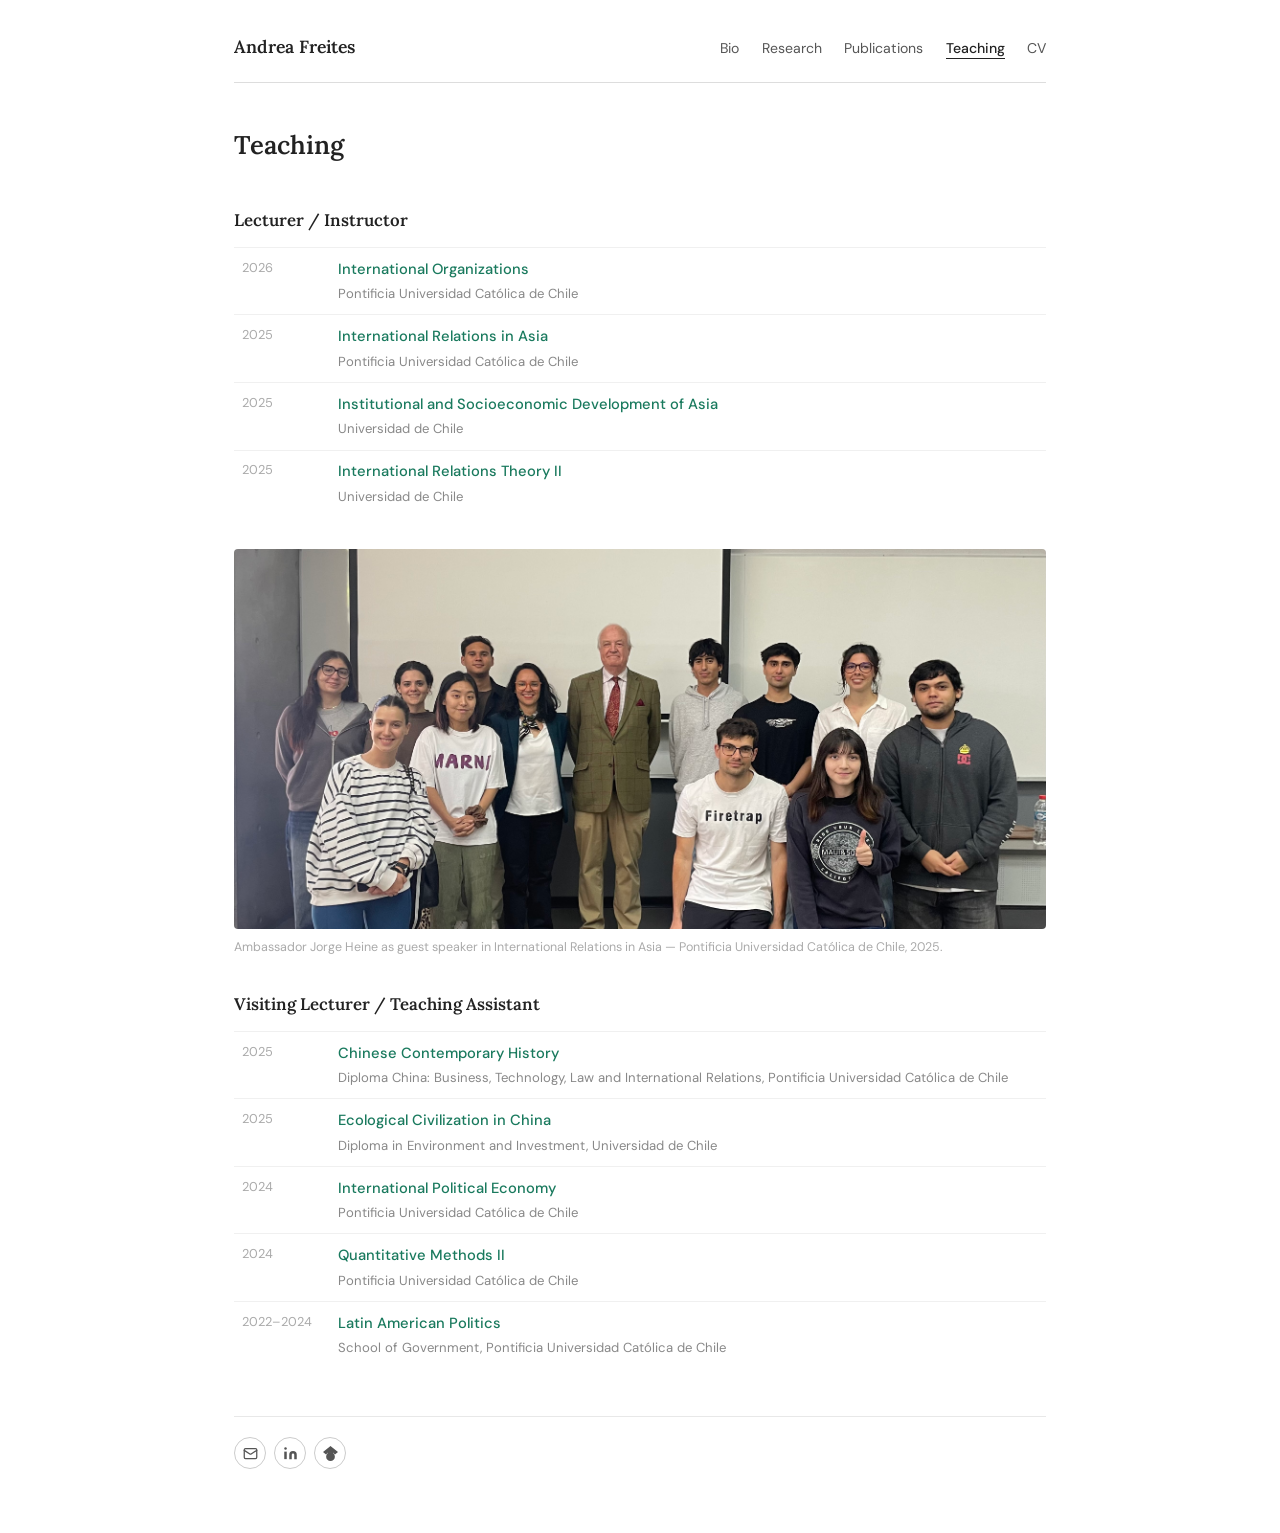
<file: teaching.html>
<!DOCTYPE html>
<html lang="en">
<head>
  <meta charset="UTF-8">
  <meta name="viewport" content="width=device-width, initial-scale=1.0">
  <title>Teaching – Andrea Freites</title>
  <link rel="preconnect" href="https://fonts.googleapis.com">
  <link rel="preconnect" href="https://fonts.gstatic.com" crossorigin>
  <link href="https://fonts.googleapis.com/css2?family=Lora:ital,wght@0,400;0,600;1,400&family=DM+Sans:wght@300;400;500&display=swap" rel="stylesheet">
  <style>
    *, *::before, *::after { box-sizing: border-box; margin: 0; padding: 0; }
    body { font-family: 'DM Sans', sans-serif; font-size: 1rem; line-height: 1.7; color: #222; background: #fff; }
    .page-wrap { max-width: 860px; margin: 0 auto; padding: 2rem 1.5rem 4rem; }
    nav { display: flex; align-items: baseline; justify-content: space-between; padding-bottom: 1.25rem; border-bottom: 1px solid #ddd; margin-bottom: 2.5rem; flex-wrap: wrap; gap: 0.75rem; }
    .nav-name { font-family: 'Lora', serif; font-size: 1.1rem; font-weight: 600; color: #222; text-decoration: none; }
    .nav-links { display: flex; gap: 1.4rem; font-size: 0.88rem; list-style: none; }
    .nav-links a { color: #555; text-decoration: none; }
    .nav-links a:hover { color: #222; }
    .nav-links a.active { color: #222; font-weight: 500; border-bottom: 1.5px solid #222; padding-bottom: 1px; }
    h1 { font-family: 'Lora', serif; font-size: 1.6rem; font-weight: 600; margin-bottom: 1.75rem; color: #222; }
    h2 { font-family: 'Lora', serif; font-size: 1.05rem; font-weight: 600; margin: 2.5rem 0 0.75rem; color: #222; }
    a { color: #1a7a5e; text-decoration: none; }
    a:hover { text-decoration: underline; }
    table { width: 100%; border-collapse: collapse; margin-bottom: 0.5rem; }
    td { padding: 0.55rem 0.5rem; vertical-align: top; font-size: 0.92rem; color: #333; border-top: 0.5px solid #f0f0f0; }
    td:first-child { white-space: nowrap; color: #aaa; font-size: 0.8rem; width: 6rem; padding-right: 1rem; }
    .course-name { font-weight: 500; color: #1a7a5e; }
    .institution { font-size: 0.82rem; color: #888; display: block; margin-top: 0.1rem; }
    .footer-icons { display: flex; gap: 8px; margin-top: 3rem; padding-top: 1.25rem; border-top: 0.5px solid #e8e8e8; }
    .footer-icon { display: inline-flex; align-items: center; justify-content: center; width: 32px; height: 32px; border-radius: 50%; border: 1px solid #ccc; color: #555; text-decoration: none; transition: border-color 0.2s, color 0.2s; }
    .footer-icon:hover { border-color: #1a7a5e; color: #1a7a5e; }
    @media (max-width: 620px) { nav { flex-direction: column; align-items: flex-start; } td:first-child { width: 5rem; } }
  </style>
</head>
<body>
<div class="page-wrap">

  <nav>
    <a href="index.html" class="nav-name">Andrea Freites</a>
    <ul class="nav-links">
      <li><a href="index.html">Bio</a></li>
      <li><a href="research.html">Research</a></li>
      <li><a href="publications.html">Publications</a></li>
      <li><a href="teaching.html" class="active">Teaching</a></li>
      <li><a href="cv.html">CV</a></li>
    </ul>
  </nav>

  <h1>Teaching</h1>

  <h2>Lecturer / Instructor</h2>
  <table>
    <tr>
      <td>2026</td>
      <td>
        <span class="course-name">International Organizations</span>
        <span class="institution">Pontificia Universidad Católica de Chile</span>
      </td>
    </tr>
    <tr>
      <td>2025</td>
      <td>
        <span class="course-name">International Relations in Asia</span>
        <span class="institution">Pontificia Universidad Católica de Chile</span>
      </td>
    </tr>
    <tr>
      <td>2025</td>
      <td>
        <span class="course-name">Institutional and Socioeconomic Development of Asia</span>
        <span class="institution">Universidad de Chile</span>
      </td>
    </tr>
    <tr>
      <td>2025</td>
      <td>
        <span class="course-name">International Relations Theory II</span>
        <span class="institution">Universidad de Chile</span>
      </td>
    </tr>
  </table>

  <figure style="margin: 2rem 0 0;">
    <img
      src="assets/IMG_2851AF.jpeg"
      alt="Ambassador Jorge Heine as guest speaker in International Relations in Asia, PUC 2025"
      style="width:100%; max-height:380px; object-fit:cover; object-position:center top; border-radius:4px; display:block;"
    >
    <figcaption style="font-size:0.78rem; color:#aaa; margin-top:0.5rem;">
      Ambassador Jorge Heine as guest speaker in International Relations in Asia — Pontificia Universidad Católica de Chile, 2025.
    </figcaption>
  </figure>

  <h2 style="margin-top:2rem;">Visiting Lecturer / Teaching Assistant</h2>
  <table>
    <tr>
      <td>2025</td>
      <td>
        <span class="course-name">Chinese Contemporary History</span>
        <span class="institution">Diploma China: Business, Technology, Law and International Relations, Pontificia Universidad Católica de Chile</span>
      </td>
    </tr>
    <tr>
      <td>2025</td>
      <td>
        <span class="course-name">Ecological Civilization in China</span>
        <span class="institution">Diploma in Environment and Investment, Universidad de Chile</span>
      </td>
    </tr>
    <tr>
      <td>2024</td>
      <td>
        <span class="course-name">International Political Economy</span>
        <span class="institution">Pontificia Universidad Católica de Chile</span>
      </td>
    </tr>
    <tr>
      <td>2024</td>
      <td>
        <span class="course-name">Quantitative Methods II</span>
        <span class="institution">Pontificia Universidad Católica de Chile</span>
      </td>
    </tr>
    <tr>
      <td>2022–2024</td>
      <td>
        <span class="course-name">Latin American Politics</span>
        <span class="institution">School of Government, Pontificia Universidad Católica de Chile</span>
      </td>
    </tr>
  </table>

  <div class="footer-icons">
    <a href="mailto:apfreites@uc.cl" title="Email" class="footer-icon">
      <svg xmlns="http://www.w3.org/2000/svg" width="15" height="15" viewBox="0 0 24 24" fill="none" stroke="currentColor" stroke-width="2" stroke-linecap="round" stroke-linejoin="round"><rect x="2" y="4" width="20" height="16" rx="2"/><path d="m22 7-8.97 5.7a1.94 1.94 0 0 1-2.06 0L2 7"/></svg>
    </a>
    <a href="https://www.linkedin.com/in/andrea-p-a-freites-h-539843b3/" target="_blank" rel="noopener noreferrer" title="LinkedIn" class="footer-icon">
      <svg xmlns="http://www.w3.org/2000/svg" width="15" height="15" viewBox="0 0 24 24" fill="currentColor"><path d="M16 8a6 6 0 0 1 6 6v7h-4v-7a2 2 0 0 0-2-2 2 2 0 0 0-2 2v7h-4v-7a6 6 0 0 1 6-6z"/><rect x="2" y="9" width="4" height="12"/><circle cx="4" cy="4" r="2"/></svg>
    </a>
    <a href="https://scholar.google.com/citations?user=FX0-ZZYAAAAJ&hl=es" target="_blank" rel="noopener noreferrer" title="Google Scholar" class="footer-icon">
      <svg xmlns="http://www.w3.org/2000/svg" width="15" height="15" viewBox="0 0 24 24" fill="currentColor"><path d="M12 24a7 7 0 1 1 0-14 7 7 0 0 1 0 14zm0-24L0 9.5l4.838 3.94A8 8 0 0 1 12 10a8 8 0 0 1 7.162 3.44L24 9.5z"/></svg>
    </a>
  </div>

</div>
</body>
</html>
</file>
